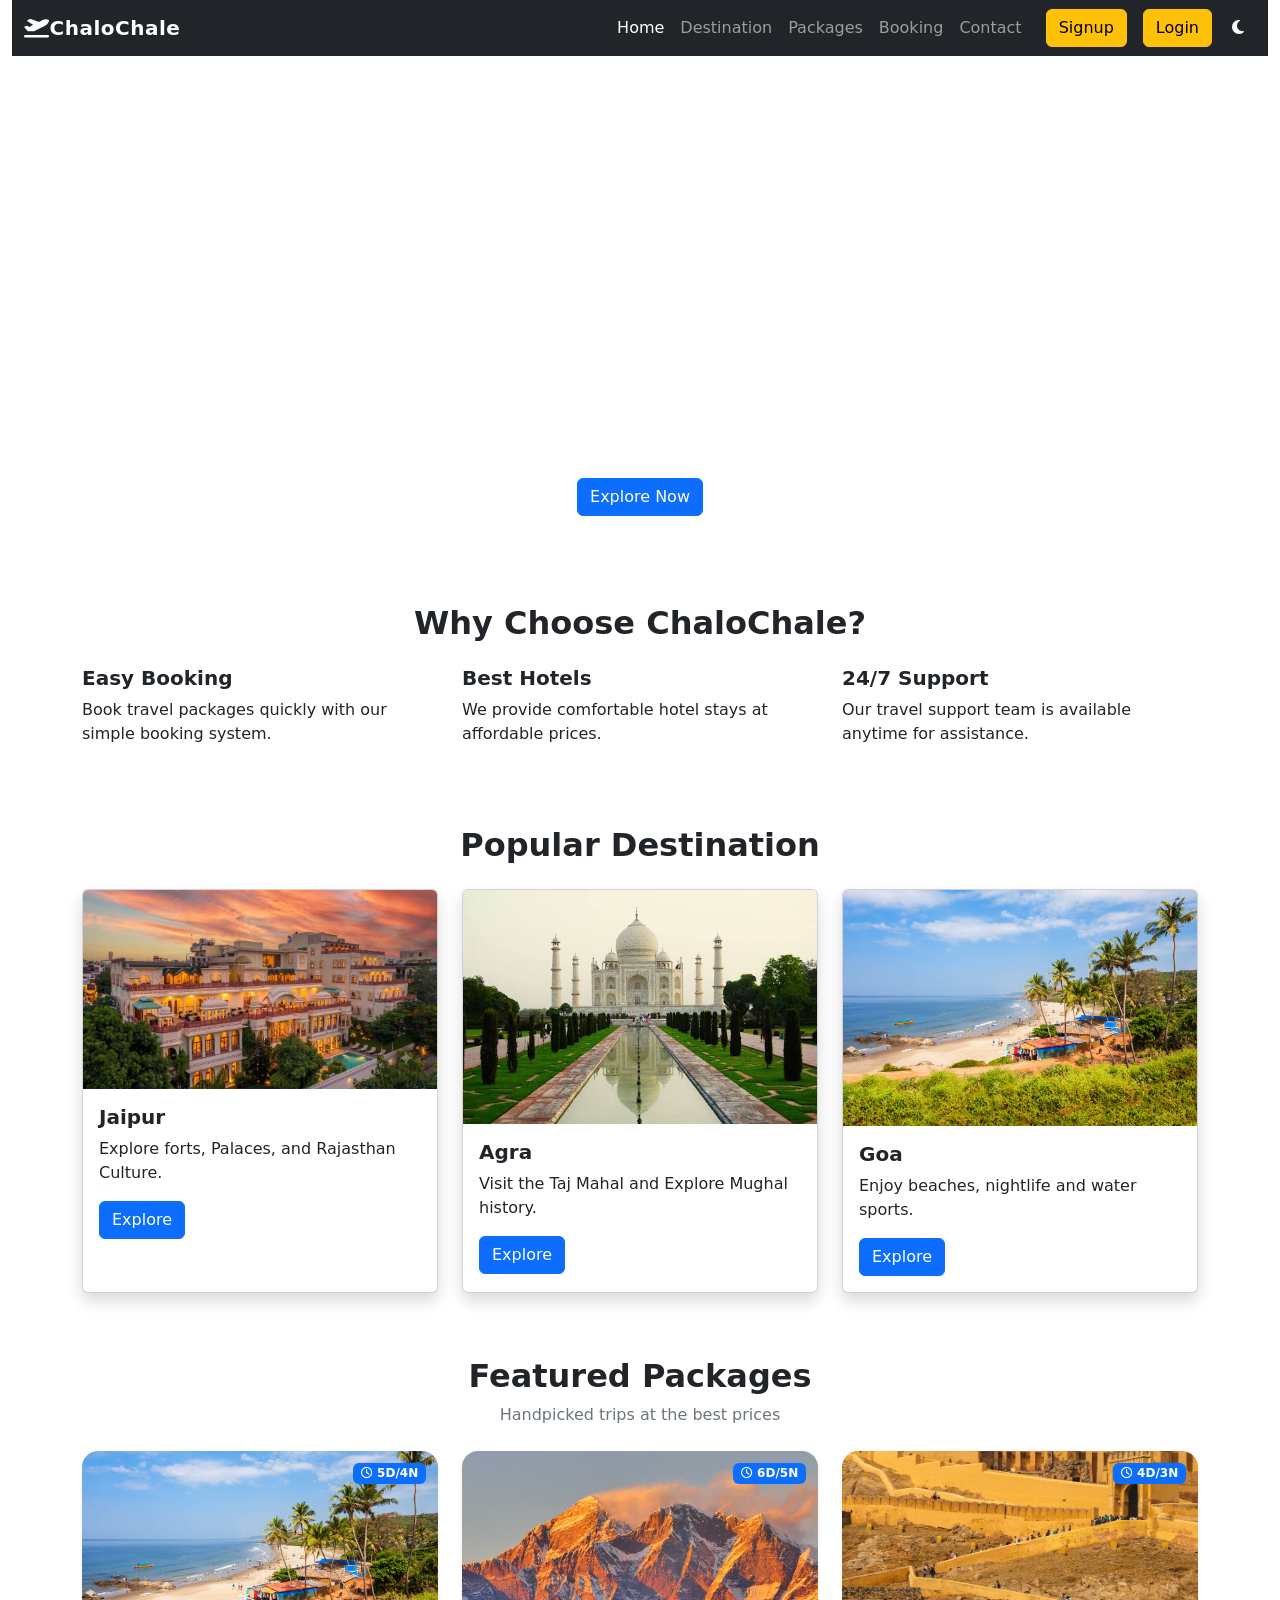
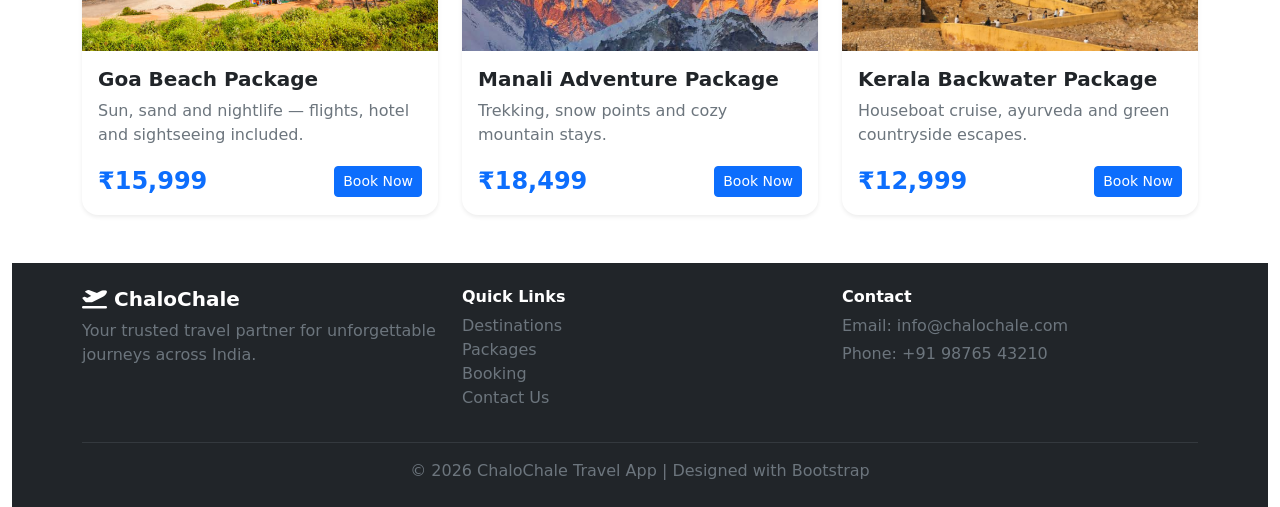
<file: index.html>
<!DOCTYPE html>
<html lang="en" data-bs-theme="light">

<head>
  <meta charset="UTF-8">
  <meta name="viewport" content="width=device-width, initial-scale=1.0">
  <title> ChaleChalo Travel App</title>
  <link href="https://cdn.jsdelivr.net/npm/bootstrap@5.3.3/dist/css/bootstrap.min.css" rel="stylesheet">
  <link rel="stylesheet" href="https://cdnjs.cloudflare.com/ajax/libs/font-awesome/6.5.2/css/all.min.css">
  <link rel="stylesheet" href="css/style.css">
  <style>
    .package-card {
      transition: transform 0.3s ease, box-shadow 0.3s ease;
      border: none;
      border-radius: 1rem;
      overflow: hidden;
    }

    .package-card:hover {
      transform: translateY(-8px);
      box-shadow: 0 1rem 2rem rgba(0, 0, 0, 0.15) !important;
    }

    .package-card .card-img-top {
      height: 200px;
      object-fit: cover;
    }

    .package-card .price-tag {
      font-size: 1.5rem;
    }

    .package-card .badge-duration {
      position: absolute;
      top: 12px;
      right: 12px;
    }
  </style>
</head>
<body>

  <div class="container-fluid">

    <!--navbar start -->
    <nav class="navbar navbar-expand-lg navbar-dark bg-dark">
      <div class="container-fluid">

        <a class="navbar-brand fw-bold" href="index.html">
          <i class="fa-solid fa-plane-departure"></i>ChaloChale
        </a>

        <button class="navbar-toggler" type="button" data-bs-toggle="collapse" data-bs-target="#navbarNav"
          aria-controls="navbarNav" aria-expanded="false" aria-label="Toggle navigation">
          <span class="navbar-toggler-icon"></span>
        </button>

        <div class="collapse navbar-collapse" id="navbarNav">
          <ul class="navbar-nav ms-auto">
            <li class="nav-item"><a class="nav-link active" href="index.html">Home</a></li>
            <li class="nav-item"><a class="nav-link" href="destination.html">Destination</a></li>
            <li class="nav-item"><a class="nav-link" href="packages.html">Packages</a></li>
            <li class="nav-item"><a class="nav-link" href="booking.html">Booking</a></li>
            <li class="nav-item"><a class="nav-link" href="contact.html">Contact</a></li>
          </ul>

          <a href="signup.html" class="btn btn-warning ms-lg-3 mt-2 mt-lg-0">Signup</a>
          <a href="login.html" class="btn btn-warning ms-lg-3 mt-2 mt-lg-0">Login</a>
          <button id="themeToggle" class="btn btn-outline-light border-0 ms-2" type="button" aria-label="Toggle dark mode">
            <i class="fa-solid fa-moon"></i>
          </button>
        </div>
      </div>
    </nav>
    <!---navbar end-->

    <!--Carouser start-->
    <div class="row">
      <div class="col-12">
        <div id="travelCarousel" class="carousel slide" data-bs-ride="carousel">

          <div class="carousel-indicators">
            <button type="button" data-bs-target="#travelCarousel" data-bs-slide-to="0" class="active"
              aria-current="true" aria-label="Slide 1"></button>
            <button type="button" data-bs-target="#travelCarousel" data-bs-slide-to="1"
              aria-label="Slide 2"></button>
            <button type="button" data-bs-target="#travelCarousel" data-bs-slide-to="2"
              aria-label="Slide 3"></button>
          </div>

          <div class="carousel-inner">

            <div class="carousel-item active">
              <video autoplay muted loop playsinline class="d-block w-100" style="height: 500px; object-fit: cover;">
                <source src="assets/beach-video.mp4" type="video/mp4">
              </video>
              <div class="carousel-caption">
                <h2 class="fw-bold">Explore Beautiful Beaches</h2>
                <p>plan your next vacation with ChaloChale.</p>
                <a href="destination.html" class="btn btn-primary">Explore Now</a>
              </div>
            </div>

            <div class="carousel-item">
              <video autoplay muted loop playsinline class="d-block w-100" style="height: 500px; object-fit: cover;">
                <source src="assets/mountain-video.mp4" type="video/mp4">
              </video>
              <div class="carousel-caption">
                <h2 class="fw-bold">Aventure in Mountains</h2>
                <p> Discover trekking and hikking packages.</p>
                <a href="packages.html" class="btn btn-success">View Packages</a>
              </div>
            </div>

            <div class="carousel-item">
              <video autoplay muted loop playsinline class="d-block w-100" style="height: 500px; object-fit: cover;">
                <source src="assets/city-video.mp4" type="video/mp4">
              </video>
              <div class="carousel-caption">
                <h2 class="fw-bold">Enjoy City Tours</h2>
                <p>Book affordable city travel plans.</p>
                <a href="booking.html" class="btn btn-warning">Book Trip</a>
              </div>
            </div>
          </div>

        </div>
        <!--carousel End-->
      </div>
    </div><!--carousel row end-->

    <!--why choose chalochale-->
    <section class="container my-5">
      <h2 class="text-center fw-bold mb-4">Why Choose ChaloChale?</h2>
      <div class="row">
        <div class="col-12 col-md-4 mb-3">
          <h5 class="fw-bold">Easy Booking</h5>
          <p>Book travel packages quickly with our simple booking system.</p>
        </div>

        <div class="col-12 col-md-4 mb-3">
          <h5 class="fw-bold">Best Hotels</h5>
          <p>We provide comfortable hotel stays at affordable prices.</p>
        </div>

        <div class="col-12 col-md-4 mb-3">
          <h5 class="fw-bold">24/7 Support</h5>
          <p>Our travel support team is available anytime for assistance.</p>
        </div>
      </div>
    </section>
    <!--why choose end here-->

    <!--popular destination start-->
    <section class="container my-5">
      <h2 class="text-center fw-bold mb-4">Popular Destination</h2>
      <div class="row">

        <div class="col-12 col-md-4 mb-3">
          <div class="card shadow h-100">
            <img src="images/jaipur.jpg" class="card-img-top" alt="jaipur">
            <div class="card-body">
              <h5 class="card-title fw-bold">Jaipur</h5>
              <p class="card-text">Explore forts, Palaces, and Rajasthan Culture.</p>
              <a href="destination.html" class="btn btn-primary">Explore</a>
            </div>
          </div>
        </div>

        <div class="col-12 col-md-4 mb-3">
          <div class="card shadow h-100">
            <img src="images/agra.jpg" class="card-img-top" alt="agra">
            <div class="card-body">
              <h5 class="card-title fw-bold">Agra</h5>
              <p class="card-text">Visit the Taj Mahal and Explore Mughal history.</p>
              <a href="destination.html" class="btn btn-primary">Explore</a>
            </div>
          </div>
        </div>

        <div class="col-12 col-md-4 mb-3">
          <div class="card shadow h-100">
            <img src="images/goa 2.jpg" class="card-img-top" alt="goa">
            <div class="card-body">
              <h5 class="card-title fw-bold">Goa</h5>
              <p class="card-text">Enjoy beaches, nightlife and water sports.</p>
              <a href="destination.html" class="btn btn-primary">Explore</a>
            </div>
          </div>
        </div>

      </div>
    </section>
    <!--popular destination end -->

    <!--packages section start-->
    <section class="container my-5">
      <div class="text-center mb-4">
        <h2 class="fw-bold">Featured Packages</h2>
        <p class="text-secondary">Handpicked trips at the best prices</p>
      </div>
      <div class="row g-4">

        <div class="col-12 col-sm-6 col-lg-4">
          <div class="card package-card shadow-sm h-100">
            <div class="position-relative">
              <img src="images/goa 2.jpg" class="card-img-top" alt="Goa Beach Package">
              <span class="badge bg-primary badge-duration"><i class="fa-regular fa-clock"></i> 5D/4N</span>
            </div>
            <div class="card-body d-flex flex-column">
              <h5 class="fw-bold">Goa Beach Package</h5>
              <p class="text-secondary flex-grow-1">Sun, sand and nightlife — flights, hotel and sightseeing included.</p>
              <div class="d-flex justify-content-between align-items-center">
                <span class="price-tag fw-bold text-primary">&#8377;15,999</span>
                <button class="btn btn-sm btn-primary" data-bs-toggle="modal" data-bs-target="#bookingModal">Book
                  Now</button>
              </div>
            </div>
          </div>
        </div>

        <div class="col-12 col-sm-6 col-lg-4">
          <div class="card package-card shadow-sm h-100">
            <div class="position-relative">
              <img src="images/mountain.jpg" class="card-img-top" alt="Manali Adventure Package">
              <span class="badge bg-primary badge-duration"><i class="fa-regular fa-clock"></i> 6D/5N</span>
            </div>
            <div class="card-body d-flex flex-column">
              <h5 class="fw-bold">Manali Adventure Package</h5>
              <p class="text-secondary flex-grow-1">Trekking, snow points and cozy mountain stays.</p>
              <div class="d-flex justify-content-between align-items-center">
                <span class="price-tag fw-bold text-primary">&#8377;18,499</span>
                <button class="btn btn-sm btn-primary" data-bs-toggle="modal" data-bs-target="#bookingModal">Book
                  Now</button>
              </div>
            </div>
          </div>
        </div>

        <div class="col-12 col-sm-6 col-lg-4">
          <div class="card package-card shadow-sm h-100">
            <div class="position-relative">
              <img src="images/kerala.jpg" class="card-img-top" alt="Kerala Backwater Package">
              <span class="badge bg-primary badge-duration"><i class="fa-regular fa-clock"></i> 4D/3N</span>
            </div>
            <div class="card-body d-flex flex-column">
              <h5 class="fw-bold">Kerala Backwater Package</h5>
              <p class="text-secondary flex-grow-1">Houseboat cruise, ayurveda and green countryside escapes.</p>
              <div class="d-flex justify-content-between align-items-center">
                <span class="price-tag fw-bold text-primary">&#8377;12,999</span>
                <button class="btn btn-sm btn-primary" data-bs-toggle="modal" data-bs-target="#bookingModal">Book
                  Now</button>
              </div>
            </div>
          </div>
        </div>
      </div>
    </section>
    <!---packages section end-->

    <!--booking modal start-->
    <div class="modal fade" id="bookingModal" tabindex="-1">
      <div class="modal-dialog modal-lg">
        <div class="modal-content">

          <div class="modal-header bg-primary text-white">
            <h5 class="modal-title">Book Your Trip</h5>
            <button type="button" class="btn-close btn-close-white" data-bs-dismiss="modal"></button>
          </div>

          <div class="modal-body">
            <form>
              <div class="row">
                <div class="col-md-6 mb-3">
                  <label class="form-label">Full Name</label>
                  <input type="text" class="form-control" placeholder="Enter Your Name">
                </div>

                <div class="col-md-6 mb-3">
                  <label class="form-label">Email</label>
                  <input type="email" class="form-control" placeholder="Enter Email">
                </div>
              </div>

              <div class="row">
                <div class="col-md-6 mb-3">
                  <label class="form-label">Select Destination</label>
                  <select class="form-select">
                    <option>Goa</option>
                    <option>Manali</option>
                    <option>Kerala</option>
                    <option>Jaipur</option>
                  </select>
                </div>

                <div class="col-md-6 mb-3">
                  <label class="form-label">Travel Date</label>
                  <input type="date" class="form-control">
                </div>
              </div>

              <div class="mb-3">
                <label class="form-label">Number Of People</label>
                <input type="number" class="form-control" placeholder="Enter number of People">
              </div>

              <div class="mb-3">
                <label class="form-label">Message</label>
                <textarea class="form-control" rows="3" placeholder="Any special request?"></textarea>
              </div>

              <button type="submit" class="btn btn-success w-100">Submit Booking Request</button>
            </form>
          </div>
        </div>
      </div>
    </div>
    <!--booking modal end-->

    <footer class="bg-dark text-white mt-5">
      <div class="container py-4">
        <div class="row">
          <div class="col-md-4 mb-3 mb-md-0">
            <h5 class="fw-bold"><i class="fa-solid fa-plane-departure"></i> ChaloChale</h5>
            <p class="text-secondary">Your trusted travel partner for unforgettable journeys across India.</p>
          </div>
          <div class="col-md-4 mb-3 mb-md-0">
            <h6 class="fw-bold">Quick Links</h6>
            <ul class="list-unstyled">
              <li><a href="destination.html" class="text-secondary text-decoration-none">Destinations</a></li>
              <li><a href="packages.html" class="text-secondary text-decoration-none">Packages</a></li>
              <li><a href="booking.html" class="text-secondary text-decoration-none">Booking</a></li>
              <li><a href="contact.html" class="text-secondary text-decoration-none">Contact Us</a></li>
            </ul>
          </div>
          <div class="col-md-4">
            <h6 class="fw-bold">Contact</h6>
            <p class="text-secondary mb-1">Email: info@chalochale.com</p>
            <p class="text-secondary mb-0">Phone: +91 98765 43210</p>
          </div>
        </div>
        <hr class="border-secondary">
        <p class="text-center text-secondary mb-0">&copy; 2026 ChaloChale Travel App | Designed with Bootstrap</p>
      </div>
    </footer>

  </div>

  <script src="js/script.js"></script>
  <script src="https://cdn.jsdelivr.net/npm/bootstrap@5.3.3/dist/js/bootstrap.bundle.min.js"></script>
</body>

</html>
</file>
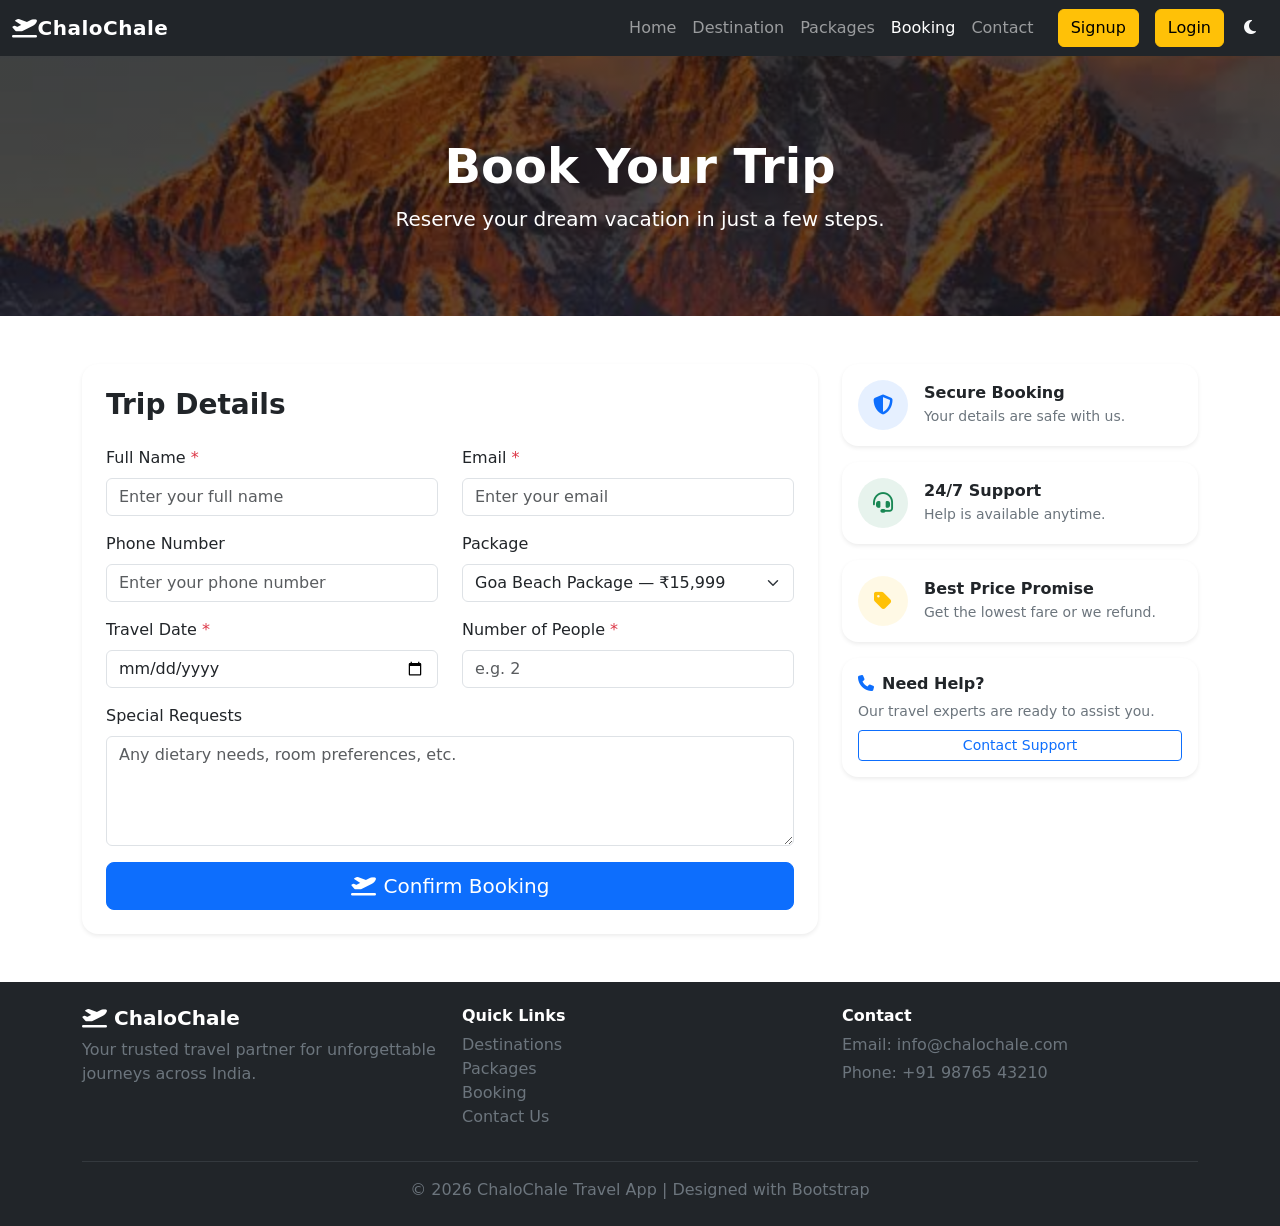
<file: booking.html>
<!DOCTYPE html>
<html lang="en" data-bs-theme="light">

<head>
  <meta charset="UTF-8">
  <meta name="viewport" content="width=device-width, initial-scale=1.0">
  <title>Booking | ChaloChale</title>
  <link href="https://cdn.jsdelivr.net/npm/bootstrap@5.3.3/dist/css/bootstrap.min.css" rel="stylesheet">
  <link rel="stylesheet" href="https://cdnjs.cloudflare.com/ajax/libs/font-awesome/6.5.2/css/all.min.css">
  <link rel="stylesheet" href="css/style.css">
  <style>
    .booking-hero {
      background: linear-gradient(rgba(0, 0, 0, 0.6), rgba(0, 0, 0, 0.6)), url("images/mountain.jpg") center/cover no-repeat;
      min-height: 260px;
    }

    .info-card {
      border: none;
      border-radius: 1rem;
      transition: transform 0.3s ease, box-shadow 0.3s ease;
    }

    .info-card:hover {
      transform: translateY(-5px);
      box-shadow: 0 0.75rem 1.5rem rgba(0, 0, 0, 0.12) !important;
    }

    .info-card .icon-circle {
      width: 50px;
      height: 50px;
      border-radius: 50%;
      display: flex;
      align-items: center;
      justify-content: center;
      font-size: 1.25rem;
    }
  </style>
</head>
<body>

  <nav class="navbar navbar-expand-lg navbar-dark bg-dark">
    <div class="container-fluid">

      <a class="navbar-brand fw-bold" href="index.html">
        <i class="fa-solid fa-plane-departure"></i>ChaloChale
      </a>

      <button class="navbar-toggler" type="button" data-bs-toggle="collapse" data-bs-target="#navbarNav"
        aria-controls="navbarNav" aria-expanded="false" aria-label="Toggle navigation">
        <span class="navbar-toggler-icon"></span>
      </button>

      <div class="collapse navbar-collapse" id="navbarNav">
        <ul class="navbar-nav ms-auto">
          <li class="nav-item"><a class="nav-link" href="index.html">Home</a></li>
          <li class="nav-item"><a class="nav-link" href="destination.html">Destination</a></li>
          <li class="nav-item"><a class="nav-link" href="packages.html">Packages</a></li>
          <li class="nav-item"><a class="nav-link active" href="booking.html">Booking</a></li>
          <li class="nav-item"><a class="nav-link" href="contact.html">Contact</a></li>
        </ul>

        <a href="signup.html" class="btn btn-warning ms-lg-3 mt-2 mt-lg-0">Signup</a>
        <a href="login.html" class="btn btn-warning ms-lg-3 mt-2 mt-lg-0">Login</a>
        <button id="themeToggle" class="btn btn-outline-light border-0 ms-2" type="button" aria-label="Toggle dark mode">
          <i class="fa-solid fa-moon"></i>
        </button>
      </div>
    </div>
  </nav>

  <!--hero section-->
  <section class="booking-hero d-flex align-items-center justify-content-center text-center text-white">
    <div class="container py-4">
      <h1 class="fw-bold display-5 mb-2">Book Your Trip</h1>
      <p class="lead mb-0">Reserve your dream vacation in just a few steps.</p>
    </div>
  </section>

  <main class="container my-5">
    <div class="row g-4">

      <!--booking form-->
      <div class="col-12 col-lg-8">
        <div class="card shadow-sm border-0" style="border-radius: 1rem;">
          <div class="card-body p-4">
            <h3 class="fw-bold mb-4">Trip Details</h3>
            <form>
              <div class="row">
                <div class="col-md-6 mb-3">
                  <label class="form-label">Full Name <span class="text-danger">*</span></label>
                  <input type="text" class="form-control" placeholder="Enter your full name" required>
                </div>
                <div class="col-md-6 mb-3">
                  <label class="form-label">Email <span class="text-danger">*</span></label>
                  <input type="email" class="form-control" placeholder="Enter your email" required>
                </div>
              </div>

              <div class="row">
                <div class="col-md-6 mb-3">
                  <label class="form-label">Phone Number</label>
                  <input type="tel" class="form-control" placeholder="Enter your phone number">
                </div>
                <div class="col-md-6 mb-3">
                  <label class="form-label">Package</label>
                  <select class="form-select">
                    <option>Goa Beach Package — &#8377;15,999</option>
                    <option>Manali Adventure Package — &#8377;18,499</option>
                    <option>Kerala Backwater Package — &#8377;12,999</option>
                    <option>Kashmir Delight Package — &#8377;24,999</option>
                    <option>Royal Rajasthan Package — &#8377;13,499</option>
                    <option>Taj Mahal Special — &#8377;9,999</option>
                  </select>
                </div>
              </div>

              <div class="row">
                <div class="col-md-6 mb-3">
                  <label class="form-label">Travel Date <span class="text-danger">*</span></label>
                  <input type="date" class="form-control" required>
                </div>
                <div class="col-md-6 mb-3">
                  <label class="form-label">Number of People <span class="text-danger">*</span></label>
                  <input type="number" class="form-control" min="1" placeholder="e.g. 2" required>
                </div>
              </div>

              <div class="mb-3">
                <label class="form-label">Special Requests</label>
                <textarea class="form-control" rows="4" placeholder="Any dietary needs, room preferences, etc."></textarea>
              </div>

              <button type="submit" class="btn btn-primary btn-lg w-100">
                <i class="fa-solid fa-plane-departure me-2"></i>Confirm Booking
              </button>
            </form>
          </div>
        </div>
      </div>

      <!--sidebar info-->
      <div class="col-12 col-lg-4">
        <div class="card info-card shadow-sm mb-3">
          <div class="card-body d-flex align-items-center gap-3">
            <div class="icon-circle bg-primary bg-opacity-10 text-primary">
              <i class="fa-solid fa-shield-halved"></i>
            </div>
            <div>
              <h6 class="fw-bold mb-1">Secure Booking</h6>
              <p class="text-secondary small mb-0">Your details are safe with us.</p>
            </div>
          </div>
        </div>

        <div class="card info-card shadow-sm mb-3">
          <div class="card-body d-flex align-items-center gap-3">
            <div class="icon-circle bg-success bg-opacity-10 text-success">
              <i class="fa-solid fa-headset"></i>
            </div>
            <div>
              <h6 class="fw-bold mb-1">24/7 Support</h6>
              <p class="text-secondary small mb-0">Help is available anytime.</p>
            </div>
          </div>
        </div>

        <div class="card info-card shadow-sm mb-3">
          <div class="card-body d-flex align-items-center gap-3">
            <div class="icon-circle bg-warning bg-opacity-10 text-warning">
              <i class="fa-solid fa-tag"></i>
            </div>
            <div>
              <h6 class="fw-bold mb-1">Best Price Promise</h6>
              <p class="text-secondary small mb-0">Get the lowest fare or we refund.</p>
            </div>
          </div>
        </div>

        <div class="card info-card shadow-sm">
          <div class="card-body">
            <h6 class="fw-bold mb-2"><i class="fa-solid fa-phone text-primary me-2"></i>Need Help?</h6>
            <p class="text-secondary small mb-2">Our travel experts are ready to assist you.</p>
            <a href="contact.html" class="btn btn-outline-primary btn-sm w-100">Contact Support</a>
          </div>
        </div>
      </div>

    </div>
  </main>

  <footer class="bg-dark text-white mt-5">
    <div class="container py-4">
      <div class="row">
        <div class="col-md-4 mb-3 mb-md-0">
          <h5 class="fw-bold"><i class="fa-solid fa-plane-departure"></i> ChaloChale</h5>
          <p class="text-secondary">Your trusted travel partner for unforgettable journeys across India.</p>
        </div>
        <div class="col-md-4 mb-3 mb-md-0">
          <h6 class="fw-bold">Quick Links</h6>
          <ul class="list-unstyled">
            <li><a href="destination.html" class="text-secondary text-decoration-none">Destinations</a></li>
            <li><a href="packages.html" class="text-secondary text-decoration-none">Packages</a></li>
            <li><a href="booking.html" class="text-secondary text-decoration-none">Booking</a></li>
            <li><a href="contact.html" class="text-secondary text-decoration-none">Contact Us</a></li>
          </ul>
        </div>
        <div class="col-md-4">
          <h6 class="fw-bold">Contact</h6>
          <p class="text-secondary mb-1">Email: info@chalochale.com</p>
          <p class="text-secondary mb-0">Phone: +91 98765 43210</p>
        </div>
      </div>
      <hr class="border-secondary">
      <p class="text-center text-secondary mb-0">&copy; 2026 ChaloChale Travel App | Designed with Bootstrap</p>
    </div>
  </footer>

  <script src="js/script.js"></script>
  <script src="https://cdn.jsdelivr.net/npm/bootstrap@5.3.3/dist/js/bootstrap.bundle.min.js"></script>
</body>

</html>
</file>
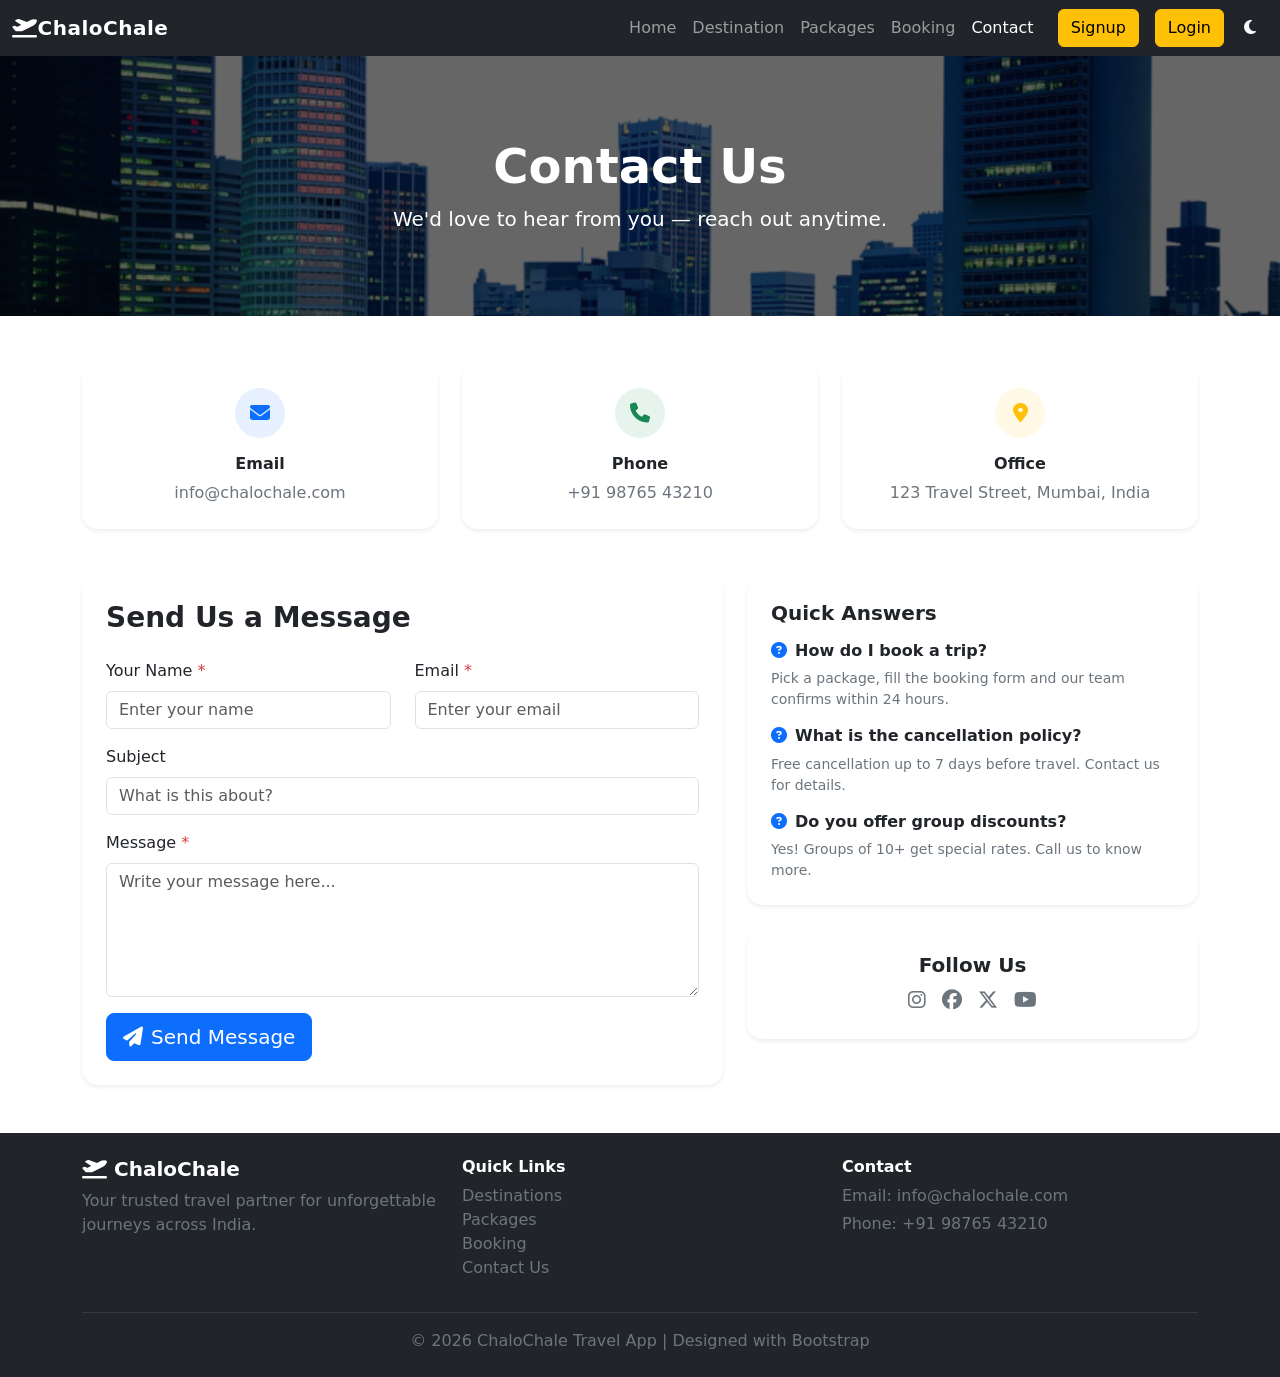
<file: contact.html>
<!DOCTYPE html>
<html lang="en" data-bs-theme="light">

<head>
  <meta charset="UTF-8">
  <meta name="viewport" content="width=device-width, initial-scale=1.0">
  <title>Contact | ChaloChale</title>
  <link href="https://cdn.jsdelivr.net/npm/bootstrap@5.3.3/dist/css/bootstrap.min.css" rel="stylesheet">
  <link rel="stylesheet" href="https://cdnjs.cloudflare.com/ajax/libs/font-awesome/6.5.2/css/all.min.css">
  <link rel="stylesheet" href="css/style.css">
  <style>
    .contact-hero {
      background: linear-gradient(rgba(0, 0, 0, 0.6), rgba(0, 0, 0, 0.6)), url("images/city.png") center/cover no-repeat;
      min-height: 260px;
    }

    .contact-card {
      border: none;
      border-radius: 1rem;
      transition: transform 0.3s ease, box-shadow 0.3s ease;
    }

    .contact-card:hover {
      transform: translateY(-5px);
      box-shadow: 0 0.75rem 1.5rem rgba(0, 0, 0, 0.12) !important;
    }

    .contact-card .icon-circle {
      width: 50px;
      height: 50px;
      border-radius: 50%;
      display: flex;
      align-items: center;
      justify-content: center;
      font-size: 1.25rem;
    }
  </style>
</head>
<body>

  <nav class="navbar navbar-expand-lg navbar-dark bg-dark">
    <div class="container-fluid">

      <a class="navbar-brand fw-bold" href="index.html">
        <i class="fa-solid fa-plane-departure"></i>ChaloChale
      </a>

      <button class="navbar-toggler" type="button" data-bs-toggle="collapse" data-bs-target="#navbarNav"
        aria-controls="navbarNav" aria-expanded="false" aria-label="Toggle navigation">
        <span class="navbar-toggler-icon"></span>
      </button>

      <div class="collapse navbar-collapse" id="navbarNav">
        <ul class="navbar-nav ms-auto">
          <li class="nav-item"><a class="nav-link" href="index.html">Home</a></li>
          <li class="nav-item"><a class="nav-link" href="destination.html">Destination</a></li>
          <li class="nav-item"><a class="nav-link" href="packages.html">Packages</a></li>
          <li class="nav-item"><a class="nav-link" href="booking.html">Booking</a></li>
          <li class="nav-item"><a class="nav-link active" href="contact.html">Contact</a></li>
        </ul>

        <a href="signup.html" class="btn btn-warning ms-lg-3 mt-2 mt-lg-0">Signup</a>
        <a href="login.html" class="btn btn-warning ms-lg-3 mt-2 mt-lg-0">Login</a>
        <button id="themeToggle" class="btn btn-outline-light border-0 ms-2" type="button" aria-label="Toggle dark mode">
          <i class="fa-solid fa-moon"></i>
        </button>
      </div>
    </div>
  </nav>

  <!--hero section-->
  <section class="contact-hero d-flex align-items-center justify-content-center text-center text-white">
    <div class="container py-4">
      <h1 class="fw-bold display-5 mb-2">Contact Us</h1>
      <p class="lead mb-0">We'd love to hear from you — reach out anytime.</p>
    </div>
  </section>

  <main class="container my-5">

    <!--contact info cards-->
    <div class="row g-4 mb-5">
      <div class="col-12 col-md-4">
        <div class="card contact-card shadow-sm h-100">
          <div class="card-body text-center p-4">
            <div class="icon-circle bg-primary bg-opacity-10 text-primary mx-auto mb-3">
              <i class="fa-solid fa-envelope"></i>
            </div>
            <h6 class="fw-bold">Email</h6>
            <p class="text-secondary mb-0">info@chalochale.com</p>
          </div>
        </div>
      </div>

      <div class="col-12 col-md-4">
        <div class="card contact-card shadow-sm h-100">
          <div class="card-body text-center p-4">
            <div class="icon-circle bg-success bg-opacity-10 text-success mx-auto mb-3">
              <i class="fa-solid fa-phone"></i>
            </div>
            <h6 class="fw-bold">Phone</h6>
            <p class="text-secondary mb-0">+91 98765 43210</p>
          </div>
        </div>
      </div>

      <div class="col-12 col-md-4">
        <div class="card contact-card shadow-sm h-100">
          <div class="card-body text-center p-4">
            <div class="icon-circle bg-warning bg-opacity-10 text-warning mx-auto mb-3">
              <i class="fa-solid fa-location-dot"></i>
            </div>
            <h6 class="fw-bold">Office</h6>
            <p class="text-secondary mb-0">123 Travel Street, Mumbai, India</p>
          </div>
        </div>
      </div>
    </div>

    <div class="row g-4">

      <!--contact form-->
      <div class="col-12 col-lg-7">
        <div class="card shadow-sm border-0" style="border-radius: 1rem;">
          <div class="card-body p-4">
            <h3 class="fw-bold mb-4">Send Us a Message</h3>
            <form>
              <div class="row">
                <div class="col-md-6 mb-3">
                  <label class="form-label">Your Name <span class="text-danger">*</span></label>
                  <input type="text" class="form-control" placeholder="Enter your name" required>
                </div>
                <div class="col-md-6 mb-3">
                  <label class="form-label">Email <span class="text-danger">*</span></label>
                  <input type="email" class="form-control" placeholder="Enter your email" required>
                </div>
              </div>

              <div class="mb-3">
                <label class="form-label">Subject</label>
                <input type="text" class="form-control" placeholder="What is this about?">
              </div>

              <div class="mb-3">
                <label class="form-label">Message <span class="text-danger">*</span></label>
                <textarea class="form-control" rows="5" placeholder="Write your message here..." required></textarea>
              </div>

              <button type="submit" class="btn btn-primary btn-lg">
                <i class="fa-solid fa-paper-plane me-2"></i>Send Message
              </button>
            </form>
          </div>
        </div>
      </div>

      <!--faq / info sidebar-->
      <div class="col-12 col-lg-5">
        <div class="card shadow-sm border-0 mb-4" style="border-radius: 1rem;">
          <div class="card-body p-4">
            <h5 class="fw-bold mb-3">Quick Answers</h5>
            <div class="mb-3">
              <h6 class="fw-bold"><i class="fa-solid fa-circle-question text-primary me-2"></i>How do I book a trip?</h6>
              <p class="text-secondary small mb-0">Pick a package, fill the booking form and our team confirms within 24 hours.</p>
            </div>
            <div class="mb-3">
              <h6 class="fw-bold"><i class="fa-solid fa-circle-question text-primary me-2"></i>What is the cancellation policy?</h6>
              <p class="text-secondary small mb-0">Free cancellation up to 7 days before travel. Contact us for details.</p>
            </div>
            <div>
              <h6 class="fw-bold"><i class="fa-solid fa-circle-question text-primary me-2"></i>Do you offer group discounts?</h6>
              <p class="text-secondary small mb-0">Yes! Groups of 10+ get special rates. Call us to know more.</p>
            </div>
          </div>
        </div>

        <div class="card shadow-sm border-0" style="border-radius: 1rem;">
          <div class="card-body p-4 text-center">
            <h5 class="fw-bold mb-2">Follow Us</h5>
            <div class="d-flex justify-content-center gap-3 fs-5">
              <a href="#" class="text-secondary"><i class="fa-brands fa-instagram"></i></a>
              <a href="#" class="text-secondary"><i class="fa-brands fa-facebook"></i></a>
              <a href="#" class="text-secondary"><i class="fa-brands fa-x-twitter"></i></a>
              <a href="#" class="text-secondary"><i class="fa-brands fa-youtube"></i></a>
            </div>
          </div>
        </div>
      </div>

    </div>
  </main>

  <footer class="bg-dark text-white mt-5">
    <div class="container py-4">
      <div class="row">
        <div class="col-md-4 mb-3 mb-md-0">
          <h5 class="fw-bold"><i class="fa-solid fa-plane-departure"></i> ChaloChale</h5>
          <p class="text-secondary">Your trusted travel partner for unforgettable journeys across India.</p>
        </div>
        <div class="col-md-4 mb-3 mb-md-0">
          <h6 class="fw-bold">Quick Links</h6>
          <ul class="list-unstyled">
            <li><a href="destination.html" class="text-secondary text-decoration-none">Destinations</a></li>
            <li><a href="packages.html" class="text-secondary text-decoration-none">Packages</a></li>
            <li><a href="booking.html" class="text-secondary text-decoration-none">Booking</a></li>
            <li><a href="contact.html" class="text-secondary text-decoration-none">Contact Us</a></li>
          </ul>
        </div>
        <div class="col-md-4">
          <h6 class="fw-bold">Contact</h6>
          <p class="text-secondary mb-1">Email: info@chalochale.com</p>
          <p class="text-secondary mb-0">Phone: +91 98765 43210</p>
        </div>
      </div>
      <hr class="border-secondary">
      <p class="text-center text-secondary mb-0">&copy; 2026 ChaloChale Travel App | Designed with Bootstrap</p>
    </div>
  </footer>

  <script src="js/script.js"></script>
  <script src="https://cdn.jsdelivr.net/npm/bootstrap@5.3.3/dist/js/bootstrap.bundle.min.js"></script>
</body>

</html>
</file>
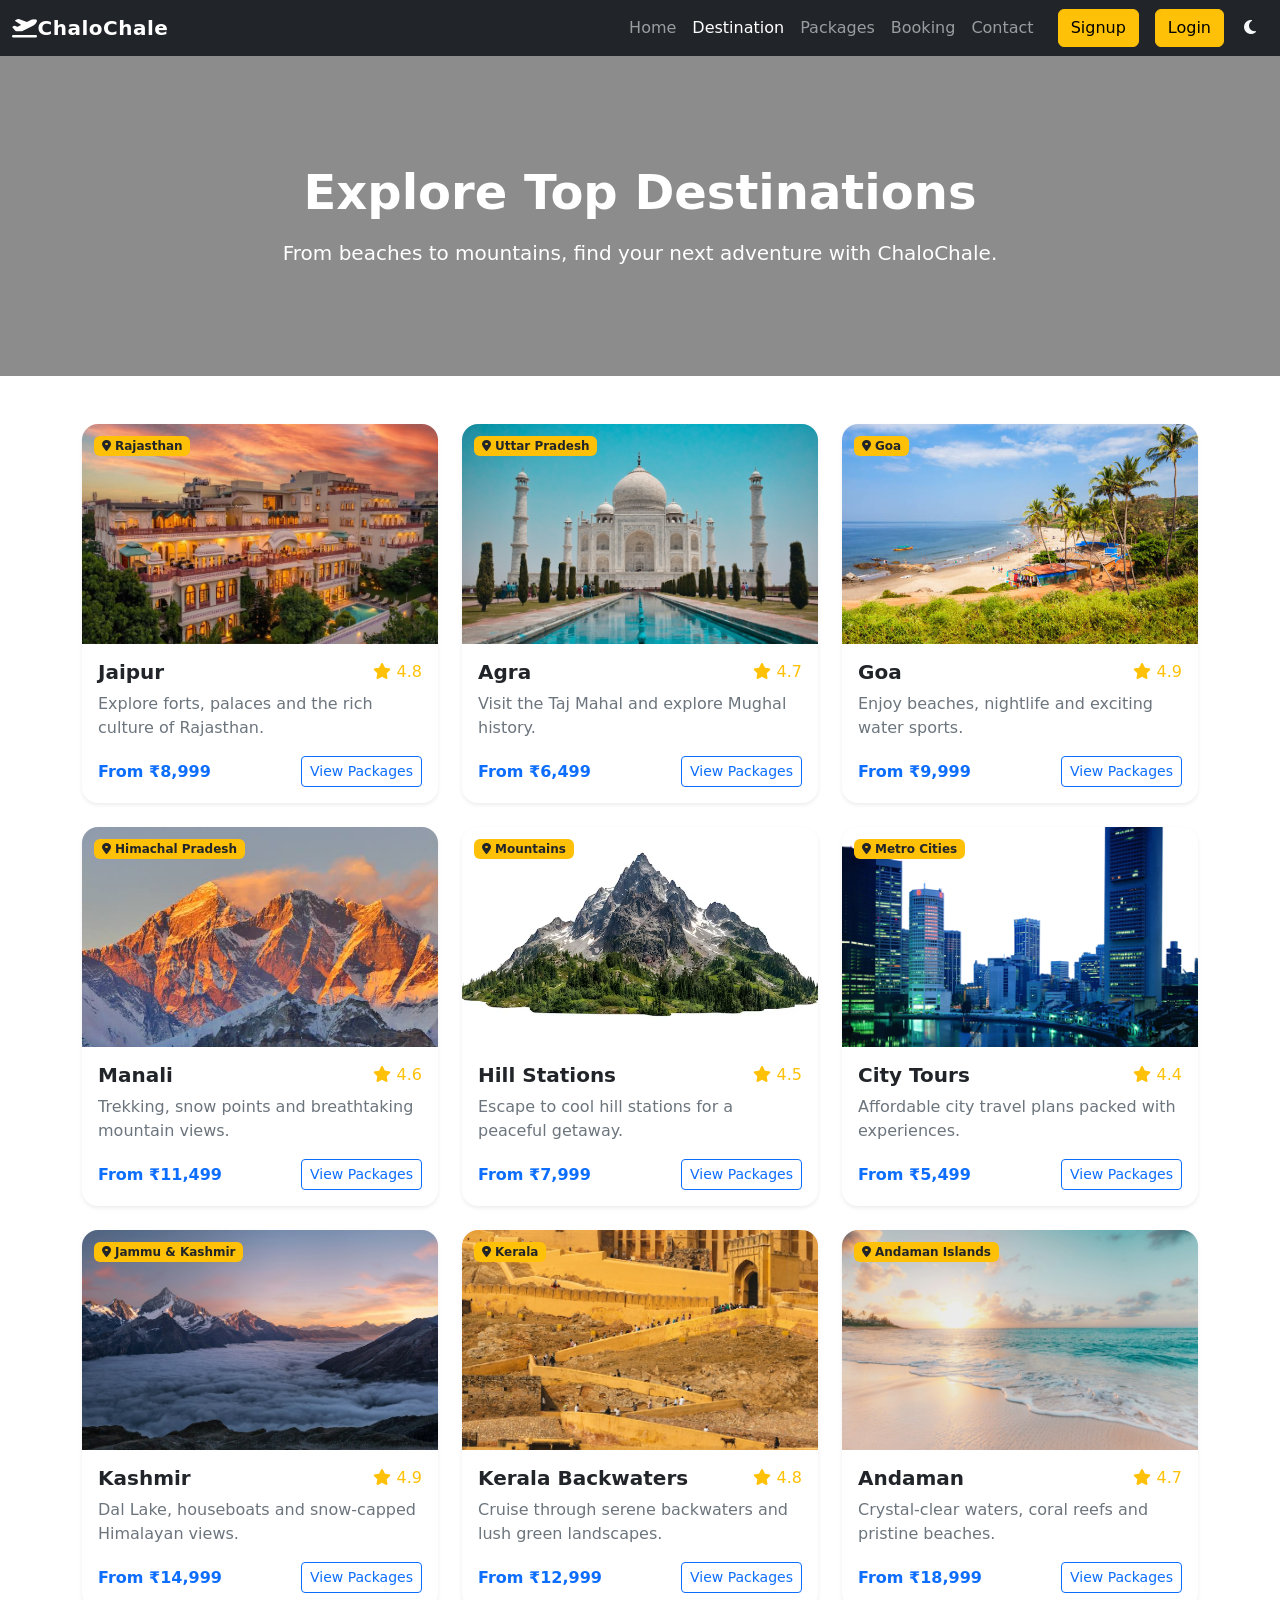
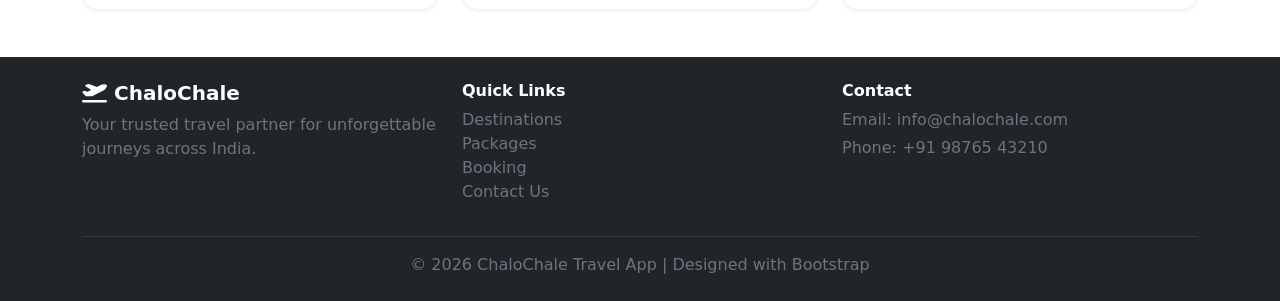
<file: destination.html>
<!DOCTYPE html>
<html lang="en" data-bs-theme="light">

<head>
  <meta charset="UTF-8">
  <meta name="viewport" content="width=device-width, initial-scale=1.0">
  <title>Destinations | ChaloChale</title>
  <link href="https://cdn.jsdelivr.net/npm/bootstrap@5.3.3/dist/css/bootstrap.min.css" rel="stylesheet">
  <link rel="stylesheet" href="https://cdnjs.cloudflare.com/ajax/libs/font-awesome/6.5.2/css/all.min.css">
  <link rel="stylesheet" href="css/style.css">
  <style>
    .destination-hero {
      min-height: 320px;
    }

    .destination-hero video {
      object-fit: cover;
    }

    .destination-card {
      transition: transform 0.3s ease, box-shadow 0.3s ease;
      overflow: hidden;
      border: none;
      border-radius: 1rem;
    }

    .destination-card:hover {
      transform: translateY(-8px);
      box-shadow: 0 1rem 2rem rgba(0, 0, 0, 0.15) !important;
    }

    .destination-card .card-img-top {
      height: 220px;
      object-fit: cover;
    }

    .destination-card .badge-location {
      position: absolute;
      top: 12px;
      left: 12px;
    }

    .destination-img-wrap {
      position: relative;
    }
  </style>
</head>
<body>

  <nav class="navbar navbar-expand-lg navbar-dark bg-dark">
    <div class="container-fluid">

      <a class="navbar-brand fw-bold" href="index.html">
        <i class="fa-solid fa-plane-departure"></i>ChaloChale
      </a>

      <button class="navbar-toggler" type="button" data-bs-toggle="collapse" data-bs-target="#navbarNav"
        aria-controls="navbarNav" aria-expanded="false" aria-label="Toggle navigation">
        <span class="navbar-toggler-icon"></span>
      </button>

      <div class="collapse navbar-collapse" id="navbarNav">
        <ul class="navbar-nav ms-auto">
          <li class="nav-item"><a class="nav-link" href="index.html">Home</a></li>
          <li class="nav-item"><a class="nav-link active" href="destination.html">Destination</a></li>
          <li class="nav-item"><a class="nav-link" href="packages.html">Packages</a></li>
          <li class="nav-item"><a class="nav-link" href="booking.html">Booking</a></li>
          <li class="nav-item"><a class="nav-link" href="contact.html">Contact</a></li>
        </ul>

        <a href="signup.html" class="btn btn-warning ms-lg-3 mt-2 mt-lg-0">Signup</a>
        <a href="login.html" class="btn btn-warning ms-lg-3 mt-2 mt-lg-0">Login</a>
        <button id="themeToggle" class="btn btn-outline-light border-0 ms-2" type="button" aria-label="Toggle dark mode">
          <i class="fa-solid fa-moon"></i>
        </button>
      </div>
    </div>
  </nav>

  <!--hero section-->
  <section class="destination-hero position-relative d-flex align-items-center justify-content-center text-center text-white overflow-hidden">
    <video autoplay muted loop playsinline class="position-absolute top-0 start-0 w-100 h-100">
      <source src="assets/hero-video.mp4" type="video/mp4">
    </video>
    <div class="position-absolute top-0 start-0 w-100 h-100" style="background: rgba(0, 0, 0, 0.45);"></div>
    <div class="container py-5 position-relative">
      <h1 class="fw-bold display-5 mb-3">Explore Top Destinations</h1>
      <p class="lead mb-0">From beaches to mountains, find your next adventure with ChaloChale.</p>
    </div>
  </section>

  <!--destinations grid-->
  <main class="container my-5">
    <div class="row g-4">

      <div class="col-12 col-sm-6 col-lg-4">
        <div class="card destination-card shadow-sm">
          <div class="destination-img-wrap">
            <img src="images/jaipur.jpg" class="card-img-top" alt="Jaipur">
            <span class="badge bg-warning text-dark badge-location"><i class="fa-solid fa-location-dot"></i> Rajasthan</span>
          </div>
          <div class="card-body">
            <div class="d-flex justify-content-between align-items-center mb-2">
              <h5 class="card-title fw-bold mb-0">Jaipur</h5>
              <span class="text-warning"><i class="fa-solid fa-star"></i> 4.8</span>
            </div>
            <p class="card-text text-secondary">Explore forts, palaces and the rich culture of Rajasthan.</p>
            <div class="d-flex justify-content-between align-items-center">
              <span class="fw-bold text-primary">From &#8377;8,999</span>
              <a href="packages.html" class="btn btn-sm btn-outline-primary">View Packages</a>
            </div>
          </div>
        </div>
      </div>

      <div class="col-12 col-sm-6 col-lg-4">
        <div class="card destination-card shadow-sm">
          <div class="destination-img-wrap">
            <img src="images/tajmahal.jpg" class="card-img-top" alt="Agra">
            <span class="badge bg-warning text-dark badge-location"><i class="fa-solid fa-location-dot"></i> Uttar Pradesh</span>
          </div>
          <div class="card-body">
            <div class="d-flex justify-content-between align-items-center mb-2">
              <h5 class="card-title fw-bold mb-0">Agra</h5>
              <span class="text-warning"><i class="fa-solid fa-star"></i> 4.7</span>
            </div>
            <p class="card-text text-secondary">Visit the Taj Mahal and explore Mughal history.</p>
            <div class="d-flex justify-content-between align-items-center">
              <span class="fw-bold text-primary">From &#8377;6,499</span>
              <a href="packages.html" class="btn btn-sm btn-outline-primary">View Packages</a>
            </div>
          </div>
        </div>
      </div>

      <div class="col-12 col-sm-6 col-lg-4">
        <div class="card destination-card shadow-sm">
          <div class="destination-img-wrap">
            <img src="images/goa 2.jpg" class="card-img-top" alt="Goa">
            <span class="badge bg-warning text-dark badge-location"><i class="fa-solid fa-location-dot"></i> Goa</span>
          </div>
          <div class="card-body">
            <div class="d-flex justify-content-between align-items-center mb-2">
              <h5 class="card-title fw-bold mb-0">Goa</h5>
              <span class="text-warning"><i class="fa-solid fa-star"></i> 4.9</span>
            </div>
            <p class="card-text text-secondary">Enjoy beaches, nightlife and exciting water sports.</p>
            <div class="d-flex justify-content-between align-items-center">
              <span class="fw-bold text-primary">From &#8377;9,999</span>
              <a href="packages.html" class="btn btn-sm btn-outline-primary">View Packages</a>
            </div>
          </div>
        </div>
      </div>

      <div class="col-12 col-sm-6 col-lg-4">
        <div class="card destination-card shadow-sm">
          <div class="destination-img-wrap">
            <img src="images/mountain.jpg" class="card-img-top" alt="Manali">
            <span class="badge bg-warning text-dark badge-location"><i class="fa-solid fa-location-dot"></i> Himachal Pradesh</span>
          </div>
          <div class="card-body">
            <div class="d-flex justify-content-between align-items-center mb-2">
              <h5 class="card-title fw-bold mb-0">Manali</h5>
              <span class="text-warning"><i class="fa-solid fa-star"></i> 4.6</span>
            </div>
            <p class="card-text text-secondary">Trekking, snow points and breathtaking mountain views.</p>
            <div class="d-flex justify-content-between align-items-center">
              <span class="fw-bold text-primary">From &#8377;11,499</span>
              <a href="packages.html" class="btn btn-sm btn-outline-primary">View Packages</a>
            </div>
          </div>
        </div>
      </div>

      <div class="col-12 col-sm-6 col-lg-4">
        <div class="card destination-card shadow-sm">
          <div class="destination-img-wrap">
            <img src="images/maountain 2.avif" class="card-img-top" alt="Hill Station">
            <span class="badge bg-warning text-dark badge-location"><i class="fa-solid fa-location-dot"></i> Mountains</span>
          </div>
          <div class="card-body">
            <div class="d-flex justify-content-between align-items-center mb-2">
              <h5 class="card-title fw-bold mb-0">Hill Stations</h5>
              <span class="text-warning"><i class="fa-solid fa-star"></i> 4.5</span>
            </div>
            <p class="card-text text-secondary">Escape to cool hill stations for a peaceful getaway.</p>
            <div class="d-flex justify-content-between align-items-center">
              <span class="fw-bold text-primary">From &#8377;7,999</span>
              <a href="packages.html" class="btn btn-sm btn-outline-primary">View Packages</a>
            </div>
          </div>
        </div>
      </div>

      <div class="col-12 col-sm-6 col-lg-4">
        <div class="card destination-card shadow-sm">
          <div class="destination-img-wrap">
            <img src="images/city.png" class="card-img-top" alt="City Tours">
            <span class="badge bg-warning text-dark badge-location"><i class="fa-solid fa-location-dot"></i> Metro Cities</span>
          </div>
          <div class="card-body">
            <div class="d-flex justify-content-between align-items-center mb-2">
              <h5 class="card-title fw-bold mb-0">City Tours</h5>
              <span class="text-warning"><i class="fa-solid fa-star"></i> 4.4</span>
            </div>
            <p class="card-text text-secondary">Affordable city travel plans packed with experiences.</p>
            <div class="d-flex justify-content-between align-items-center">
              <span class="fw-bold text-primary">From &#8377;5,499</span>
              <a href="packages.html" class="btn btn-sm btn-outline-primary">View Packages</a>
            </div>
          </div>
        </div>
      </div>

      <div class="col-12 col-sm-6 col-lg-4">
        <div class="card destination-card shadow-sm">
          <div class="destination-img-wrap">
            <img src="images/kashmir.jpg" class="card-img-top" alt="Kashmir">
            <span class="badge bg-warning text-dark badge-location"><i class="fa-solid fa-location-dot"></i> Jammu & Kashmir</span>
          </div>
          <div class="card-body">
            <div class="d-flex justify-content-between align-items-center mb-2">
              <h5 class="card-title fw-bold mb-0">Kashmir</h5>
              <span class="text-warning"><i class="fa-solid fa-star"></i> 4.9</span>
            </div>
            <p class="card-text text-secondary">Dal Lake, houseboats and snow-capped Himalayan views.</p>
            <div class="d-flex justify-content-between align-items-center">
              <span class="fw-bold text-primary">From &#8377;14,999</span>
              <a href="packages.html" class="btn btn-sm btn-outline-primary">View Packages</a>
            </div>
          </div>
        </div>
      </div>

      <div class="col-12 col-sm-6 col-lg-4">
        <div class="card destination-card shadow-sm">
          <div class="destination-img-wrap">
            <img src="images/kerala.jpg" class="card-img-top" alt="Kerala">
            <span class="badge bg-warning text-dark badge-location"><i class="fa-solid fa-location-dot"></i> Kerala</span>
          </div>
          <div class="card-body">
            <div class="d-flex justify-content-between align-items-center mb-2">
              <h5 class="card-title fw-bold mb-0">Kerala Backwaters</h5>
              <span class="text-warning"><i class="fa-solid fa-star"></i> 4.8</span>
            </div>
            <p class="card-text text-secondary">Cruise through serene backwaters and lush green landscapes.</p>
            <div class="d-flex justify-content-between align-items-center">
              <span class="fw-bold text-primary">From &#8377;12,999</span>
              <a href="packages.html" class="btn btn-sm btn-outline-primary">View Packages</a>
            </div>
          </div>
        </div>
      </div>

      <div class="col-12 col-sm-6 col-lg-4">
        <div class="card destination-card shadow-sm">
          <div class="destination-img-wrap">
            <img src="images/beach.jpg" class="card-img-top" alt="Andaman">
            <span class="badge bg-warning text-dark badge-location"><i class="fa-solid fa-location-dot"></i> Andaman Islands</span>
          </div>
          <div class="card-body">
            <div class="d-flex justify-content-between align-items-center mb-2">
              <h5 class="card-title fw-bold mb-0">Andaman</h5>
              <span class="text-warning"><i class="fa-solid fa-star"></i> 4.7</span>
            </div>
            <p class="card-text text-secondary">Crystal-clear waters, coral reefs and pristine beaches.</p>
            <div class="d-flex justify-content-between align-items-center">
              <span class="fw-bold text-primary">From &#8377;18,999</span>
              <a href="packages.html" class="btn btn-sm btn-outline-primary">View Packages</a>
            </div>
          </div>
        </div>
      </div>

    </div>
  </main>

  <footer class="bg-dark text-white mt-5">
    <div class="container py-4">
      <div class="row">
        <div class="col-md-4 mb-3 mb-md-0">
          <h5 class="fw-bold"><i class="fa-solid fa-plane-departure"></i> ChaloChale</h5>
          <p class="text-secondary">Your trusted travel partner for unforgettable journeys across India.</p>
        </div>
        <div class="col-md-4 mb-3 mb-md-0">
          <h6 class="fw-bold">Quick Links</h6>
          <ul class="list-unstyled">
            <li><a href="destination.html" class="text-secondary text-decoration-none">Destinations</a></li>
            <li><a href="packages.html" class="text-secondary text-decoration-none">Packages</a></li>
            <li><a href="booking.html" class="text-secondary text-decoration-none">Booking</a></li>
            <li><a href="contact.html" class="text-secondary text-decoration-none">Contact Us</a></li>
          </ul>
        </div>
        <div class="col-md-4">
          <h6 class="fw-bold">Contact</h6>
          <p class="text-secondary mb-1">Email: info@chalochale.com</p>
          <p class="text-secondary mb-0">Phone: +91 98765 43210</p>
        </div>
      </div>
      <hr class="border-secondary">
      <p class="text-center text-secondary mb-0">&copy; 2026 ChaloChale Travel App | Designed with Bootstrap</p>
    </div>
  </footer>

  <script src="js/script.js"></script>
  <script src="https://cdn.jsdelivr.net/npm/bootstrap@5.3.3/dist/js/bootstrap.bundle.min.js"></script>
</body>

</html>
</file>
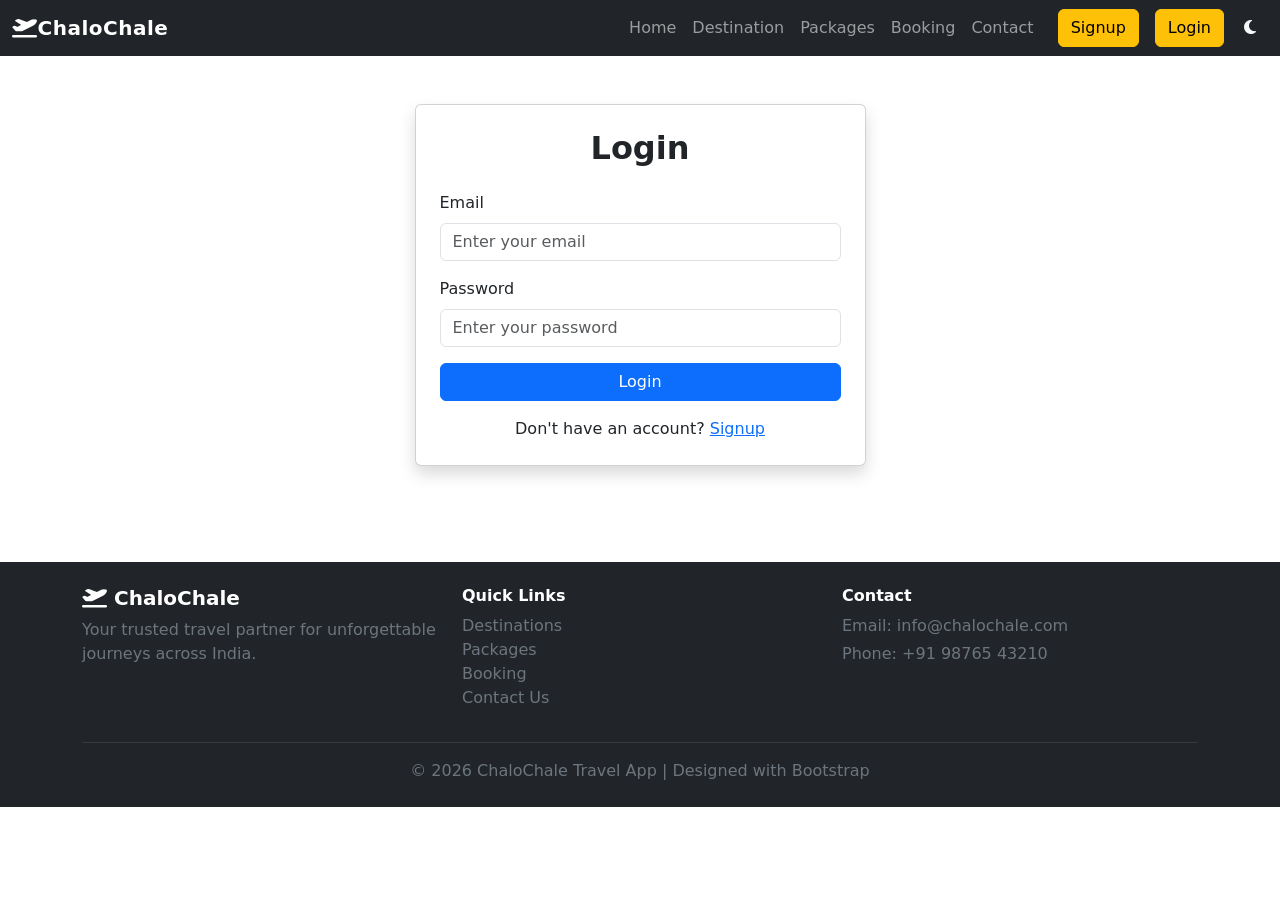
<file: login.html>
<!DOCTYPE html>
<html lang="en" data-bs-theme="light">

<head>
  <meta charset="UTF-8">
  <meta name="viewport" content="width=device-width, initial-scale=1.0">
  <title>Login | ChaloChale</title>
  <link href="https://cdn.jsdelivr.net/npm/bootstrap@5.3.3/dist/css/bootstrap.min.css" rel="stylesheet">
  <link rel="stylesheet" href="https://cdnjs.cloudflare.com/ajax/libs/font-awesome/6.5.2/css/all.min.css">
  <link rel="stylesheet" href="css/style.css">
</head>
<body>

  <nav class="navbar navbar-expand-lg navbar-dark bg-dark">
    <div class="container-fluid">

      <a class="navbar-brand fw-bold" href="index.html">
        <i class="fa-solid fa-plane-departure"></i>ChaloChale
      </a>

      <button class="navbar-toggler" type="button" data-bs-toggle="collapse" data-bs-target="#navbarNav"
        aria-controls="navbarNav" aria-expanded="false" aria-label="Toggle navigation">
        <span class="navbar-toggler-icon"></span>
      </button>

      <div class="collapse navbar-collapse" id="navbarNav">
        <ul class="navbar-nav ms-auto">
          <li class="nav-item"><a class="nav-link" href="index.html">Home</a></li>
          <li class="nav-item"><a class="nav-link" href="destination.html">Destination</a></li>
          <li class="nav-item"><a class="nav-link" href="packages.html">Packages</a></li>
          <li class="nav-item"><a class="nav-link" href="booking.html">Booking</a></li>
          <li class="nav-item"><a class="nav-link" href="contact.html">Contact</a></li>
        </ul>

        <a href="signup.html" class="btn btn-warning ms-lg-3 mt-2 mt-lg-0">Signup</a>
        <a href="login.html" class="btn btn-warning ms-lg-3 mt-2 mt-lg-0">Login</a>
        <button id="themeToggle" class="btn btn-outline-light border-0 ms-2" type="button" aria-label="Toggle dark mode">
          <i class="fa-solid fa-moon"></i>
        </button>
      </div>
    </div>
  </nav>

  <main class="container py-5">
    <div class="row justify-content-center">
      <div class="col-md-5">
        <div class="card shadow">
          <div class="card-body p-4">
            <h2 class="fw-bold text-center mb-4">Login</h2>
            <form>
              <div class="mb-3">
                <label class="form-label">Email</label>
                <input type="email" class="form-control" placeholder="Enter your email">
              </div>
              <div class="mb-3">
                <label class="form-label">Password</label>
                <input type="password" class="form-control" placeholder="Enter your password">
              </div>
              <button type="submit" class="btn btn-primary w-100">Login</button>
            </form>
            <p class="text-center mt-3 mb-0">Don't have an account? <a href="signup.html">Signup</a></p>
          </div>
        </div>
      </div>
    </div>
  </main>

  <footer class="bg-dark text-white mt-5">
    <div class="container py-4">
      <div class="row">
        <div class="col-md-4 mb-3 mb-md-0">
          <h5 class="fw-bold"><i class="fa-solid fa-plane-departure"></i> ChaloChale</h5>
          <p class="text-secondary">Your trusted travel partner for unforgettable journeys across India.</p>
        </div>
        <div class="col-md-4 mb-3 mb-md-0">
          <h6 class="fw-bold">Quick Links</h6>
          <ul class="list-unstyled">
            <li><a href="destination.html" class="text-secondary text-decoration-none">Destinations</a></li>
            <li><a href="packages.html" class="text-secondary text-decoration-none">Packages</a></li>
            <li><a href="booking.html" class="text-secondary text-decoration-none">Booking</a></li>
            <li><a href="contact.html" class="text-secondary text-decoration-none">Contact Us</a></li>
          </ul>
        </div>
        <div class="col-md-4">
          <h6 class="fw-bold">Contact</h6>
          <p class="text-secondary mb-1">Email: info@chalochale.com</p>
          <p class="text-secondary mb-0">Phone: +91 98765 43210</p>
        </div>
      </div>
      <hr class="border-secondary">
      <p class="text-center text-secondary mb-0">&copy; 2026 ChaloChale Travel App | Designed with Bootstrap</p>
    </div>
  </footer>

  <script src="js/script.js"></script>
  <script src="https://cdn.jsdelivr.net/npm/bootstrap@5.3.3/dist/js/bootstrap.bundle.min.js"></script>
</body>

</html>
</file>
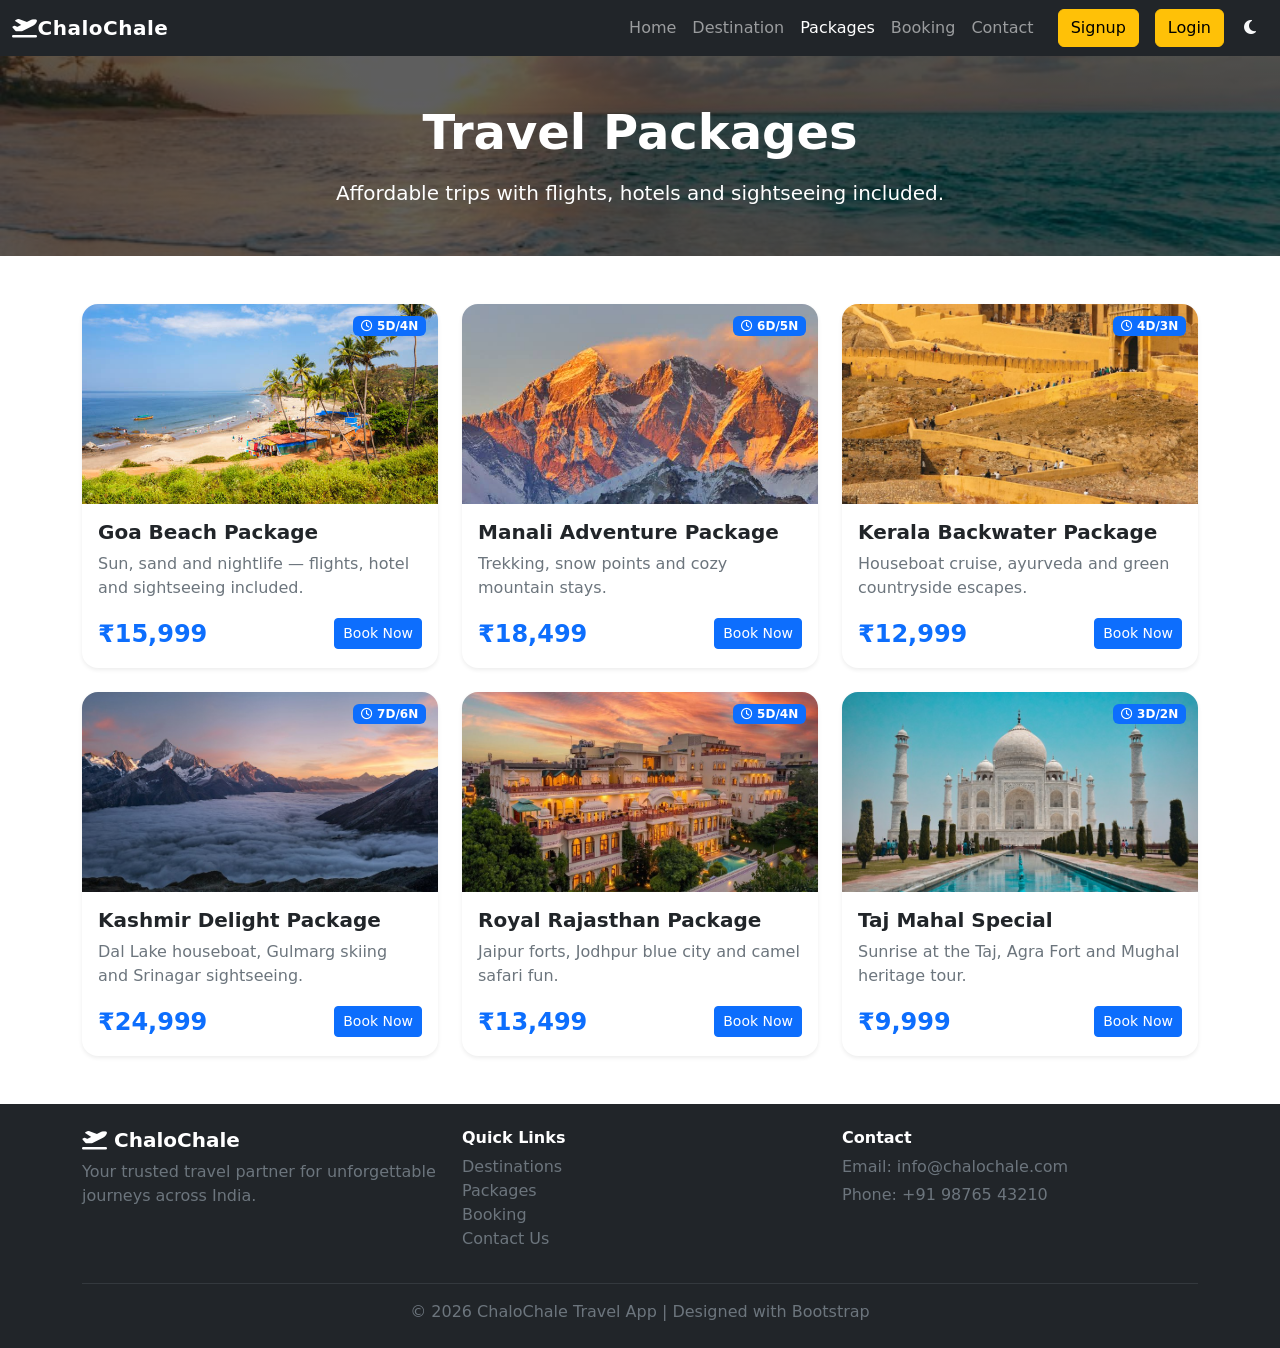
<file: packages.html>
<!DOCTYPE html>
<html lang="en" data-bs-theme="light">

<head>
  <meta charset="UTF-8">
  <meta name="viewport" content="width=device-width, initial-scale=1.0">
  <title>Packages | ChaloChale</title>
  <link href="https://cdn.jsdelivr.net/npm/bootstrap@5.3.3/dist/css/bootstrap.min.css" rel="stylesheet">
  <link rel="stylesheet" href="https://cdnjs.cloudflare.com/ajax/libs/font-awesome/6.5.2/css/all.min.css">
  <link rel="stylesheet" href="css/style.css">
  <style>
    .package-card {
      transition: transform 0.3s ease, box-shadow 0.3s ease;
      border: none;
      border-radius: 1rem;
      overflow: hidden;
    }

    .package-card:hover {
      transform: translateY(-8px);
      box-shadow: 0 1rem 2rem rgba(0, 0, 0, 0.15) !important;
    }

    .package-card .card-img-top {
      height: 200px;
      object-fit: cover;
    }

    .package-card .price-tag {
      font-size: 1.5rem;
    }

    .package-card .badge-duration {
      position: absolute;
      top: 12px;
      right: 12px;
    }
  </style>
</head>
<body>

  <nav class="navbar navbar-expand-lg navbar-dark bg-dark">
    <div class="container-fluid">

      <a class="navbar-brand fw-bold" href="index.html">
        <i class="fa-solid fa-plane-departure"></i>ChaloChale
      </a>

      <button class="navbar-toggler" type="button" data-bs-toggle="collapse" data-bs-target="#navbarNav"
        aria-controls="navbarNav" aria-expanded="false" aria-label="Toggle navigation">
        <span class="navbar-toggler-icon"></span>
      </button>

      <div class="collapse navbar-collapse" id="navbarNav">
        <ul class="navbar-nav ms-auto">
          <li class="nav-item"><a class="nav-link" href="index.html">Home</a></li>
          <li class="nav-item"><a class="nav-link" href="destination.html">Destination</a></li>
          <li class="nav-item"><a class="nav-link active" href="packages.html">Packages</a></li>
          <li class="nav-item"><a class="nav-link" href="booking.html">Booking</a></li>
          <li class="nav-item"><a class="nav-link" href="contact.html">Contact</a></li>
        </ul>

        <a href="signup.html" class="btn btn-warning ms-lg-3 mt-2 mt-lg-0">Signup</a>
        <a href="login.html" class="btn btn-warning ms-lg-3 mt-2 mt-lg-0">Login</a>
        <button id="themeToggle" class="btn btn-outline-light border-0 ms-2" type="button" aria-label="Toggle dark mode">
          <i class="fa-solid fa-moon"></i>
        </button>
      </div>
    </div>
  </nav>

  <!--hero section-->
  <section class="py-5 text-center text-white" style="background: linear-gradient(rgba(0,0,0,0.6), rgba(0,0,0,0.6)), url('images/beach.jpg') center/cover no-repeat;">
    <div class="container">
      <h1 class="fw-bold display-5 mb-3">Travel Packages</h1>
      <p class="lead mb-0">Affordable trips with flights, hotels and sightseeing included.</p>
    </div>
  </section>

  <!--packages grid-->
  <main class="container my-5">
    <div class="row g-4">

      <div class="col-12 col-sm-6 col-lg-4">
        <div class="card package-card shadow-sm h-100">
          <div class="position-relative">
            <img src="images/goa 2.jpg" class="card-img-top" alt="Goa Beach Package">
            <span class="badge bg-primary badge-duration"><i class="fa-regular fa-clock"></i> 5D/4N</span>
          </div>
          <div class="card-body d-flex flex-column">
            <h5 class="fw-bold">Goa Beach Package</h5>
            <p class="text-secondary flex-grow-1">Sun, sand and nightlife — flights, hotel and sightseeing included.</p>
            <div class="d-flex justify-content-between align-items-center">
              <span class="price-tag fw-bold text-primary">&#8377;15,999</span>
              <a href="booking.html" class="btn btn-sm btn-primary">Book Now</a>
            </div>
          </div>
        </div>
      </div>

      <div class="col-12 col-sm-6 col-lg-4">
        <div class="card package-card shadow-sm h-100">
          <div class="position-relative">
            <img src="images/mountain.jpg" class="card-img-top" alt="Manali Adventure Package">
            <span class="badge bg-primary badge-duration"><i class="fa-regular fa-clock"></i> 6D/5N</span>
          </div>
          <div class="card-body d-flex flex-column">
            <h5 class="fw-bold">Manali Adventure Package</h5>
            <p class="text-secondary flex-grow-1">Trekking, snow points and cozy mountain stays.</p>
            <div class="d-flex justify-content-between align-items-center">
              <span class="price-tag fw-bold text-primary">&#8377;18,499</span>
              <a href="booking.html" class="btn btn-sm btn-primary">Book Now</a>
            </div>
          </div>
        </div>
      </div>

      <div class="col-12 col-sm-6 col-lg-4">
        <div class="card package-card shadow-sm h-100">
          <div class="position-relative">
            <img src="images/kerala.jpg" class="card-img-top" alt="Kerala Backwater Package">
            <span class="badge bg-primary badge-duration"><i class="fa-regular fa-clock"></i> 4D/3N</span>
          </div>
          <div class="card-body d-flex flex-column">
            <h5 class="fw-bold">Kerala Backwater Package</h5>
            <p class="text-secondary flex-grow-1">Houseboat cruise, ayurveda and green countryside escapes.</p>
            <div class="d-flex justify-content-between align-items-center">
              <span class="price-tag fw-bold text-primary">&#8377;12,999</span>
              <a href="booking.html" class="btn btn-sm btn-primary">Book Now</a>
            </div>
          </div>
        </div>
      </div>

      <div class="col-12 col-sm-6 col-lg-4">
        <div class="card package-card shadow-sm h-100">
          <div class="position-relative">
            <img src="images/kashmir.jpg" class="card-img-top" alt="Kashmir Package">
            <span class="badge bg-primary badge-duration"><i class="fa-regular fa-clock"></i> 7D/6N</span>
          </div>
          <div class="card-body d-flex flex-column">
            <h5 class="fw-bold">Kashmir Delight Package</h5>
            <p class="text-secondary flex-grow-1">Dal Lake houseboat, Gulmarg skiing and Srinagar sightseeing.</p>
            <div class="d-flex justify-content-between align-items-center">
              <span class="price-tag fw-bold text-primary">&#8377;24,999</span>
              <a href="booking.html" class="btn btn-sm btn-primary">Book Now</a>
            </div>
          </div>
        </div>
      </div>

      <div class="col-12 col-sm-6 col-lg-4">
        <div class="card package-card shadow-sm h-100">
          <div class="position-relative">
            <img src="images/jaipur.jpg" class="card-img-top" alt="Royal Rajasthan Package">
            <span class="badge bg-primary badge-duration"><i class="fa-regular fa-clock"></i> 5D/4N</span>
          </div>
          <div class="card-body d-flex flex-column">
            <h5 class="fw-bold">Royal Rajasthan Package</h5>
            <p class="text-secondary flex-grow-1">Jaipur forts, Jodhpur blue city and camel safari fun.</p>
            <div class="d-flex justify-content-between align-items-center">
              <span class="price-tag fw-bold text-primary">&#8377;13,499</span>
              <a href="booking.html" class="btn btn-sm btn-primary">Book Now</a>
            </div>
          </div>
        </div>
      </div>

      <div class="col-12 col-sm-6 col-lg-4">
        <div class="card package-card shadow-sm h-100">
          <div class="position-relative">
            <img src="images/tajmahal.jpg" class="card-img-top" alt="Taj Mahal Special">
            <span class="badge bg-primary badge-duration"><i class="fa-regular fa-clock"></i> 3D/2N</span>
          </div>
          <div class="card-body d-flex flex-column">
            <h5 class="fw-bold">Taj Mahal Special</h5>
            <p class="text-secondary flex-grow-1">Sunrise at the Taj, Agra Fort and Mughal heritage tour.</p>
            <div class="d-flex justify-content-between align-items-center">
              <span class="price-tag fw-bold text-primary">&#8377;9,999</span>
              <a href="booking.html" class="btn btn-sm btn-primary">Book Now</a>
            </div>
          </div>
        </div>
      </div>

    </div>
  </main>

  <footer class="bg-dark text-white mt-5">
    <div class="container py-4">
      <div class="row">
        <div class="col-md-4 mb-3 mb-md-0">
          <h5 class="fw-bold"><i class="fa-solid fa-plane-departure"></i> ChaloChale</h5>
          <p class="text-secondary">Your trusted travel partner for unforgettable journeys across India.</p>
        </div>
        <div class="col-md-4 mb-3 mb-md-0">
          <h6 class="fw-bold">Quick Links</h6>
          <ul class="list-unstyled">
            <li><a href="destination.html" class="text-secondary text-decoration-none">Destinations</a></li>
            <li><a href="packages.html" class="text-secondary text-decoration-none">Packages</a></li>
            <li><a href="booking.html" class="text-secondary text-decoration-none">Booking</a></li>
            <li><a href="contact.html" class="text-secondary text-decoration-none">Contact Us</a></li>
          </ul>
        </div>
        <div class="col-md-4">
          <h6 class="fw-bold">Contact</h6>
          <p class="text-secondary mb-1">Email: info@chalochale.com</p>
          <p class="text-secondary mb-0">Phone: +91 98765 43210</p>
        </div>
      </div>
      <hr class="border-secondary">
      <p class="text-center text-secondary mb-0">&copy; 2026 ChaloChale Travel App | Designed with Bootstrap</p>
    </div>
  </footer>

  <script src="js/script.js"></script>
  <script src="https://cdn.jsdelivr.net/npm/bootstrap@5.3.3/dist/js/bootstrap.bundle.min.js"></script>
</body>

</html>
</file>
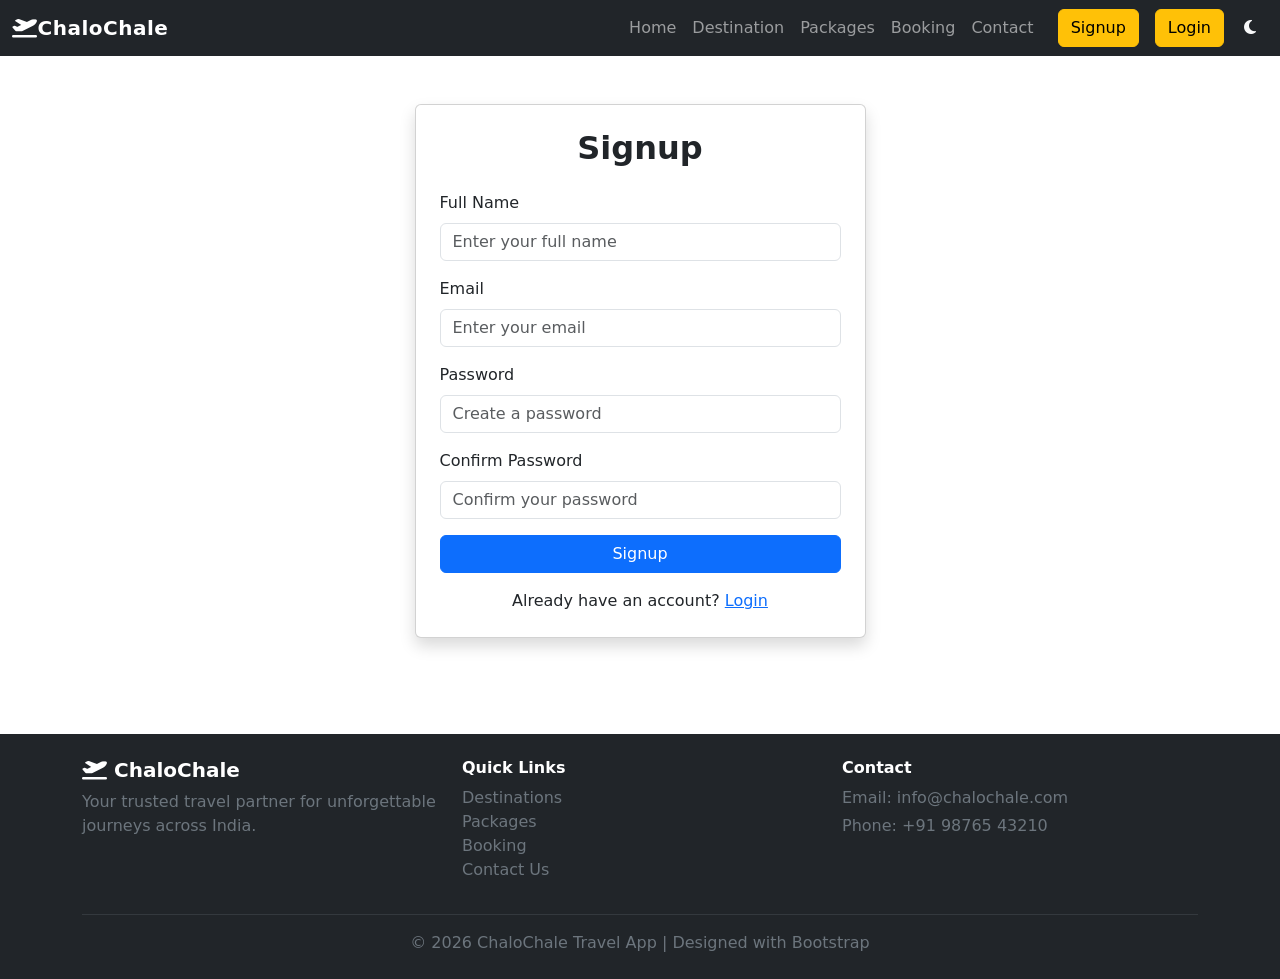
<file: signup.html>
<!DOCTYPE html>
<html lang="en" data-bs-theme="light">

<head>
  <meta charset="UTF-8">
  <meta name="viewport" content="width=device-width, initial-scale=1.0">
  <title>Signup | ChaloChale</title>
  <link href="https://cdn.jsdelivr.net/npm/bootstrap@5.3.3/dist/css/bootstrap.min.css" rel="stylesheet">
  <link rel="stylesheet" href="https://cdnjs.cloudflare.com/ajax/libs/font-awesome/6.5.2/css/all.min.css">
  <link rel="stylesheet" href="css/style.css">
</head>
<body>

  <nav class="navbar navbar-expand-lg navbar-dark bg-dark">
    <div class="container-fluid">

      <a class="navbar-brand fw-bold" href="index.html">
        <i class="fa-solid fa-plane-departure"></i>ChaloChale
      </a>

      <button class="navbar-toggler" type="button" data-bs-toggle="collapse" data-bs-target="#navbarNav"
        aria-controls="navbarNav" aria-expanded="false" aria-label="Toggle navigation">
        <span class="navbar-toggler-icon"></span>
      </button>

      <div class="collapse navbar-collapse" id="navbarNav">
        <ul class="navbar-nav ms-auto">
          <li class="nav-item"><a class="nav-link" href="index.html">Home</a></li>
          <li class="nav-item"><a class="nav-link" href="destination.html">Destination</a></li>
          <li class="nav-item"><a class="nav-link" href="packages.html">Packages</a></li>
          <li class="nav-item"><a class="nav-link" href="booking.html">Booking</a></li>
          <li class="nav-item"><a class="nav-link" href="contact.html">Contact</a></li>
        </ul>

        <a href="signup.html" class="btn btn-warning ms-lg-3 mt-2 mt-lg-0">Signup</a>
        <a href="login.html" class="btn btn-warning ms-lg-3 mt-2 mt-lg-0">Login</a>
        <button id="themeToggle" class="btn btn-outline-light border-0 ms-2" type="button" aria-label="Toggle dark mode">
          <i class="fa-solid fa-moon"></i>
        </button>
      </div>
    </div>
  </nav>

  <main class="container py-5">
    <div class="row justify-content-center">
      <div class="col-md-5">
        <div class="card shadow">
          <div class="card-body p-4">
            <h2 class="fw-bold text-center mb-4">Signup</h2>
            <form>
              <div class="mb-3">
                <label class="form-label">Full Name</label>
                <input type="text" class="form-control" placeholder="Enter your full name">
              </div>
              <div class="mb-3">
                <label class="form-label">Email</label>
                <input type="email" class="form-control" placeholder="Enter your email">
              </div>
              <div class="mb-3">
                <label class="form-label">Password</label>
                <input type="password" class="form-control" placeholder="Create a password">
              </div>
              <div class="mb-3">
                <label class="form-label">Confirm Password</label>
                <input type="password" class="form-control" placeholder="Confirm your password">
              </div>
              <button type="submit" class="btn btn-primary w-100">Signup</button>
            </form>
            <p class="text-center mt-3 mb-0">Already have an account? <a href="login.html">Login</a></p>
          </div>
        </div>
      </div>
    </div>
  </main>

  <footer class="bg-dark text-white mt-5">
    <div class="container py-4">
      <div class="row">
        <div class="col-md-4 mb-3 mb-md-0">
          <h5 class="fw-bold"><i class="fa-solid fa-plane-departure"></i> ChaloChale</h5>
          <p class="text-secondary">Your trusted travel partner for unforgettable journeys across India.</p>
        </div>
        <div class="col-md-4 mb-3 mb-md-0">
          <h6 class="fw-bold">Quick Links</h6>
          <ul class="list-unstyled">
            <li><a href="destination.html" class="text-secondary text-decoration-none">Destinations</a></li>
            <li><a href="packages.html" class="text-secondary text-decoration-none">Packages</a></li>
            <li><a href="booking.html" class="text-secondary text-decoration-none">Booking</a></li>
            <li><a href="contact.html" class="text-secondary text-decoration-none">Contact Us</a></li>
          </ul>
        </div>
        <div class="col-md-4">
          <h6 class="fw-bold">Contact</h6>
          <p class="text-secondary mb-1">Email: info@chalochale.com</p>
          <p class="text-secondary mb-0">Phone: +91 98765 43210</p>
        </div>
      </div>
      <hr class="border-secondary">
      <p class="text-center text-secondary mb-0">&copy; 2026 ChaloChale Travel App | Designed with Bootstrap</p>
    </div>
  </footer>

  <script src="js/script.js"></script>
  <script src="https://cdn.jsdelivr.net/npm/bootstrap@5.3.3/dist/js/bootstrap.bundle.min.js"></script>
</body>

</html>
</file>
<file: css/style.css>
/* ChaloChale custom styles */

/* Smooth transition when switching themes */
body {
  transition: background-color 0.3s ease, color 0.3s ease;
}

.navbar-brand {
  letter-spacing: 0.5px;
}

/* Keep footer dark in both themes for contrast */
footer.bg-dark {
  background-color: #212529 !important;
}
</file>
